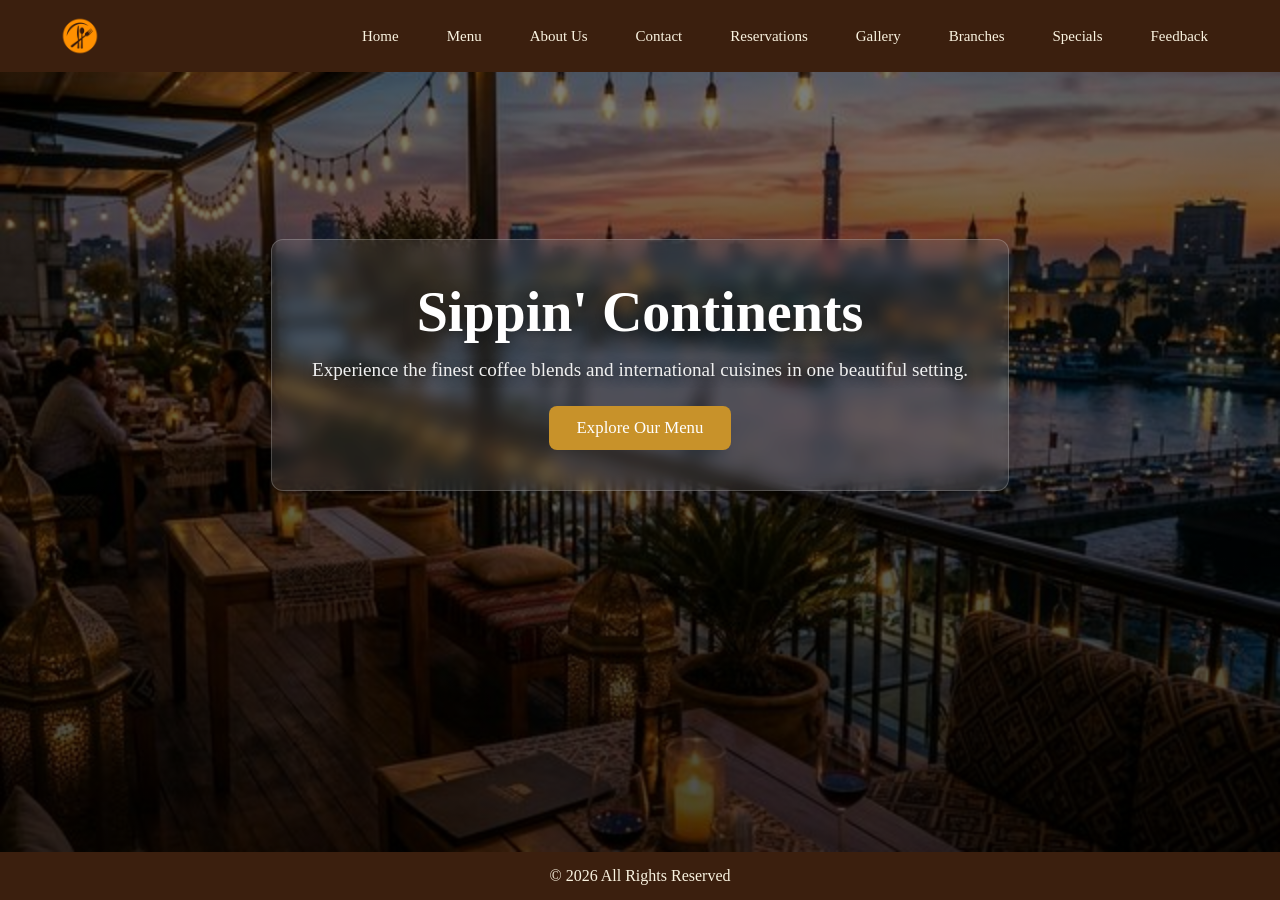
<file: index.html>
<!DOCTYPE html>
<html lang="en">
<head>
    <meta charset="UTF-8">
    <meta name="viewport" content="width=device-width, initial-scale=1.0">
    <title>Sippin' Continents</title>
    <link rel="stylesheet" href="style.css">
    <style>
        body, html { height: 100vh; margin: 0; display: flex; flex-direction: column; overflow: hidden; background-color: #FAF3E0; }
        iframe { flex-grow: 1; border: none; width: 100%; display: block; }
        footer { margin-top: 0; padding: 20px 60px 10px; }
        .footer-grid { margin-bottom: 20px; gap: 30px; }
    </style>
</head>
<body>

    <nav>
        <a href="home.html" target="content_frame" class="logo"><img src="images/logo.png" alt="Sippin' Continents" style="max-height: 40px; vertical-align: middle;"></a>
        <ul>
            <li><a href="home.html" target="content_frame">Home</a></li>
            <li><a href="menu.html" target="content_frame">Menu</a></li>
            <li><a href="about.html" target="content_frame">About Us</a></li>
            <li><a href="contact.html" target="content_frame">Contact</a></li>
            <li><a href="reservation.html" target="content_frame">Reservations</a></li>
            <li><a href="gallery.html" target="content_frame">Gallery</a></li>
            <li><a href="branches.html" target="content_frame">Branches</a></li>
            <li><a href="specials.html" target="content_frame">Specials</a></li>
            <li><a href="feedback.html" target="content_frame">Feedback</a></li>
        </ul>
    </nav>

    <iframe name="content_frame" id="content_frame" src="home.html"></iframe>

    <footer style="text-align: center; padding: 15px; margin-top: 0;">
        <p>&copy; 2026 All Rights Reserved</p>
    </footer>

</body>
</html>
</file>
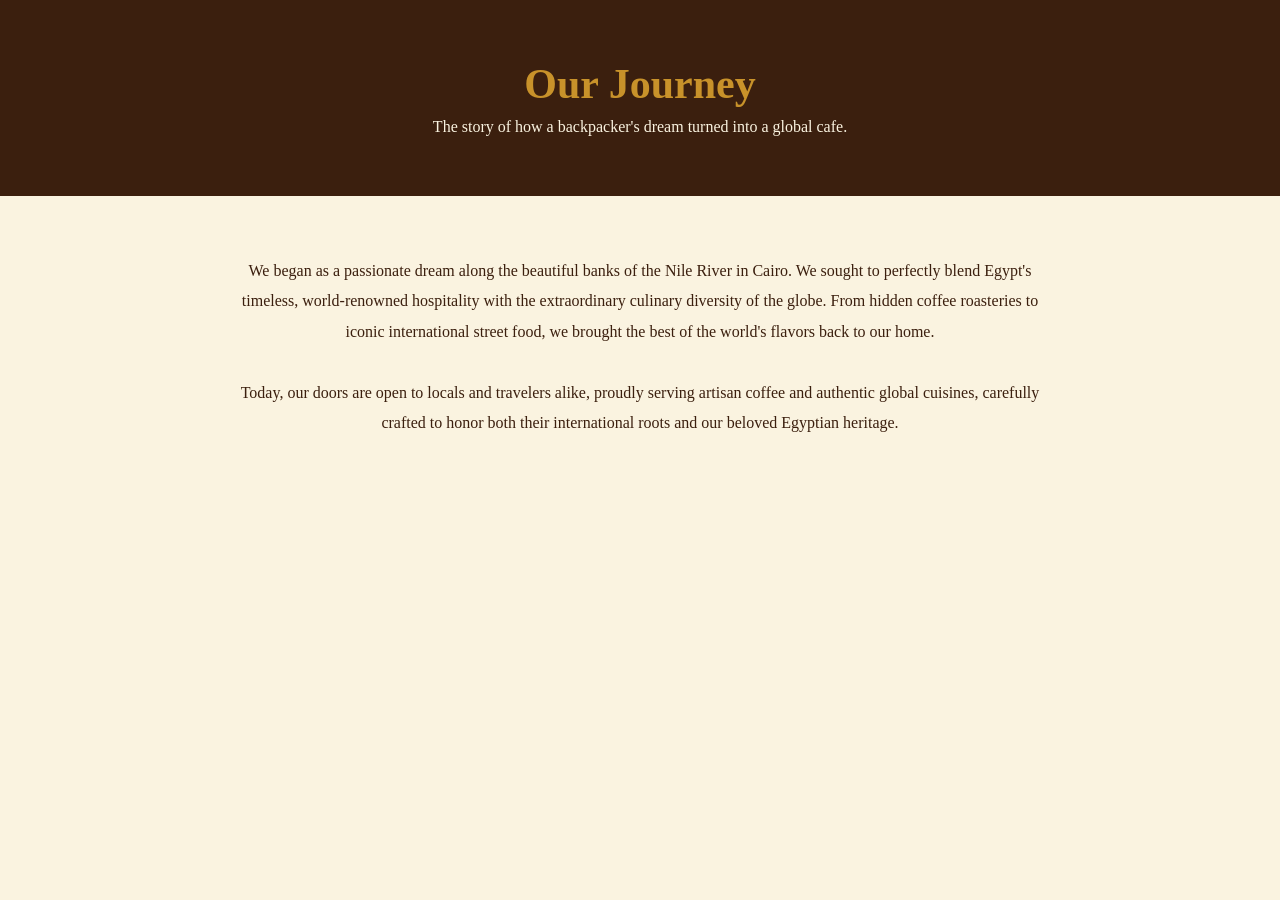
<file: about.html>
<!DOCTYPE html>
<html lang="en">

<head>
    <meta charset="UTF-8">
    <meta name="viewport" content="width=device-width, initial-scale=1.0">
    <title>Sippin' Continents | About Us</title>
    <link rel="stylesheet" href="style.css">
</head>

<body>
    <section class="page-banner">
        <h1>Our Journey</h1>
        <p>The story of how a backpacker's dream turned into a global cafe.</p>
    </section>

    <section class="about-section">
        <p class="about-story">
            We began as a passionate dream along the beautiful banks of the Nile River
            in Cairo. We sought to perfectly blend Egypt's timeless, world-renowned hospitality with the
            extraordinary culinary diversity of the globe. From hidden coffee roasteries to iconic international street
            food, we brought the best of the world's flavors back to our home.
            <br><br>
            Today, our doors are open to locals and travelers alike, proudly serving artisan coffee and authentic global
            cuisines, carefully crafted to honor both their international roots and our beloved Egyptian heritage.
        </p>

    </section>

</body>

</html>
</file>
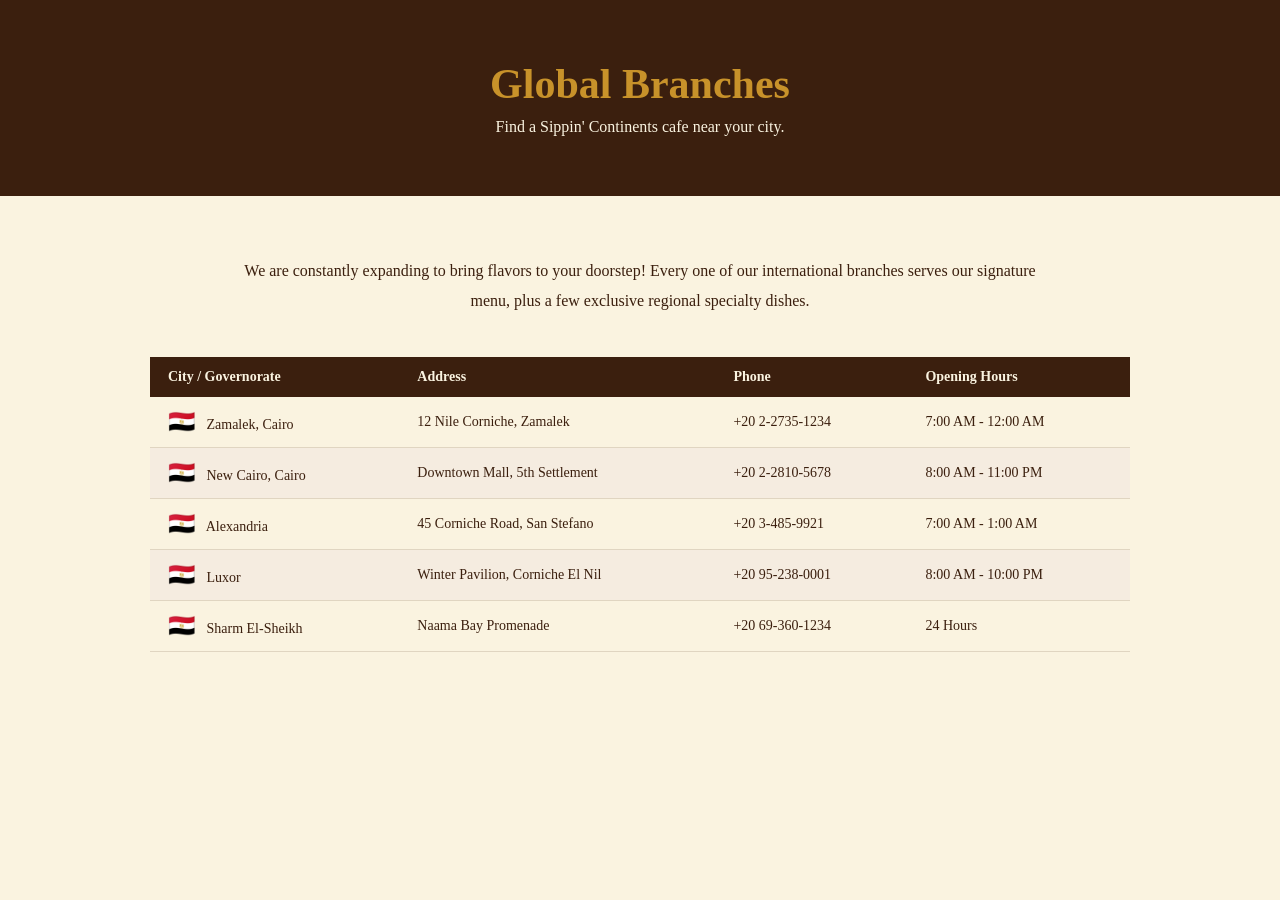
<file: branches.html>
<!DOCTYPE html>
<html lang="en">
<head>
    <meta charset="UTF-8">
    <meta name="viewport" content="width=device-width, initial-scale=1.0">
    <title>Sippin' Continents | Branches</title>
    <link rel="stylesheet" href="style.css">
</head>
<body>
    <section class="page-banner">
        <h1>Global Branches</h1>
        <p>Find a Sippin' Continents cafe near your city.</p>
    </section>

    <section class="branches-section">
        <p class="branch-intro">
            We are constantly expanding to bring flavors to your doorstep! Every one of our international branches serves our signature menu, plus a few exclusive regional specialty dishes.
        </p>

        <table>
            <thead>
                <tr>
                    <th>City / Governorate</th>
                    <th>Address</th>
                    <th>Phone</th>
                    <th>Opening Hours</th>
                </tr>
            </thead>
            <tbody>
                <tr>
                    <td><span class="branch-flag">🇪🇬</span> Zamalek, Cairo</td>
                    <td>12 Nile Corniche, Zamalek</td>
                    <td>+20 2-2735-1234</td>
                    <td>7:00 AM - 12:00 AM</td>
                </tr>
                <tr>
                    <td><span class="branch-flag">🇪🇬</span> New Cairo, Cairo</td>
                    <td>Downtown Mall, 5th Settlement</td>
                    <td>+20 2-2810-5678</td>
                    <td>8:00 AM - 11:00 PM</td>
                </tr>
                <tr>
                    <td><span class="branch-flag">🇪🇬</span> Alexandria</td>
                    <td>45 Corniche Road, San Stefano</td>
                    <td>+20 3-485-9921</td>
                    <td>7:00 AM - 1:00 AM</td>
                </tr>
                <tr>
                    <td><span class="branch-flag">🇪🇬</span> Luxor</td>
                    <td>Winter Pavilion, Corniche El Nil</td>
                    <td>+20 95-238-0001</td>
                    <td>8:00 AM - 10:00 PM</td>
                </tr>
                <tr>
                    <td><span class="branch-flag">🇪🇬</span> Sharm El-Sheikh</td>
                    <td>Naama Bay Promenade</td>
                    <td>+20 69-360-1234</td>
                    <td>24 Hours</td>
                </tr>
            </tbody>
        </table>
    </section>

    </body>
</html>
</file>
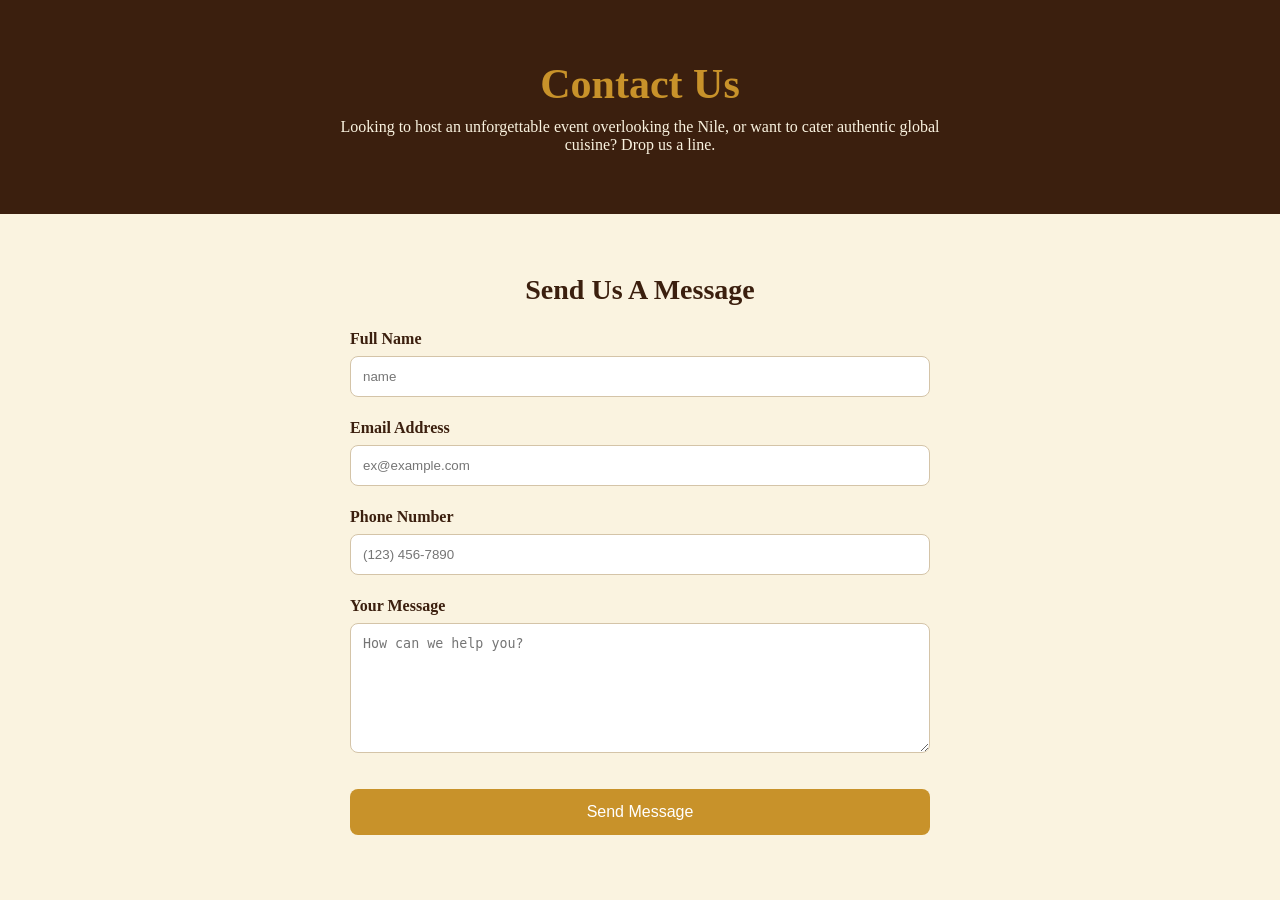
<file: contact.html>
<!DOCTYPE html>
<html lang="en">
<head>
    <meta charset="UTF-8">
    <meta name="viewport" content="width=device-width, initial-scale=1.0">
    <title>Sippin' Continents | Contact</title>
    <link rel="stylesheet" href="style.css">
</head>
<body>
    <section class="page-banner">
        <h1>Contact Us</h1>
        <p>Looking to host an unforgettable event overlooking the Nile, or want to cater authentic global cuisine? Drop us a line.</p>
    </section>

    <section class="form-section">
        <h2>Send Us A Message</h2>
        <form action="#" method="get">
            <div class="form-group">
                <label for="name">Full Name</label>
                <input type="text" id="name" name="name" required placeholder="name">
            </div>

            <div class="form-group">
                <label for="email">Email Address</label>
                <input type="email" id="email" name="email" required placeholder="ex@example.com">
            </div>

            <div class="form-group">
                <label for="phone">Phone Number</label>
                <input type="tel" id="phone" name="phone" placeholder="(123) 456-7890">
            </div>

            <div class="form-group">
                <label for="message">Your Message</label>
                <textarea id="message" name="message" required placeholder="How can we help you?"></textarea>
            </div>

            <button type="submit" class="submit-btn">Send Message</button>
        </form>
    </section>

    </body>
</html>
</file>
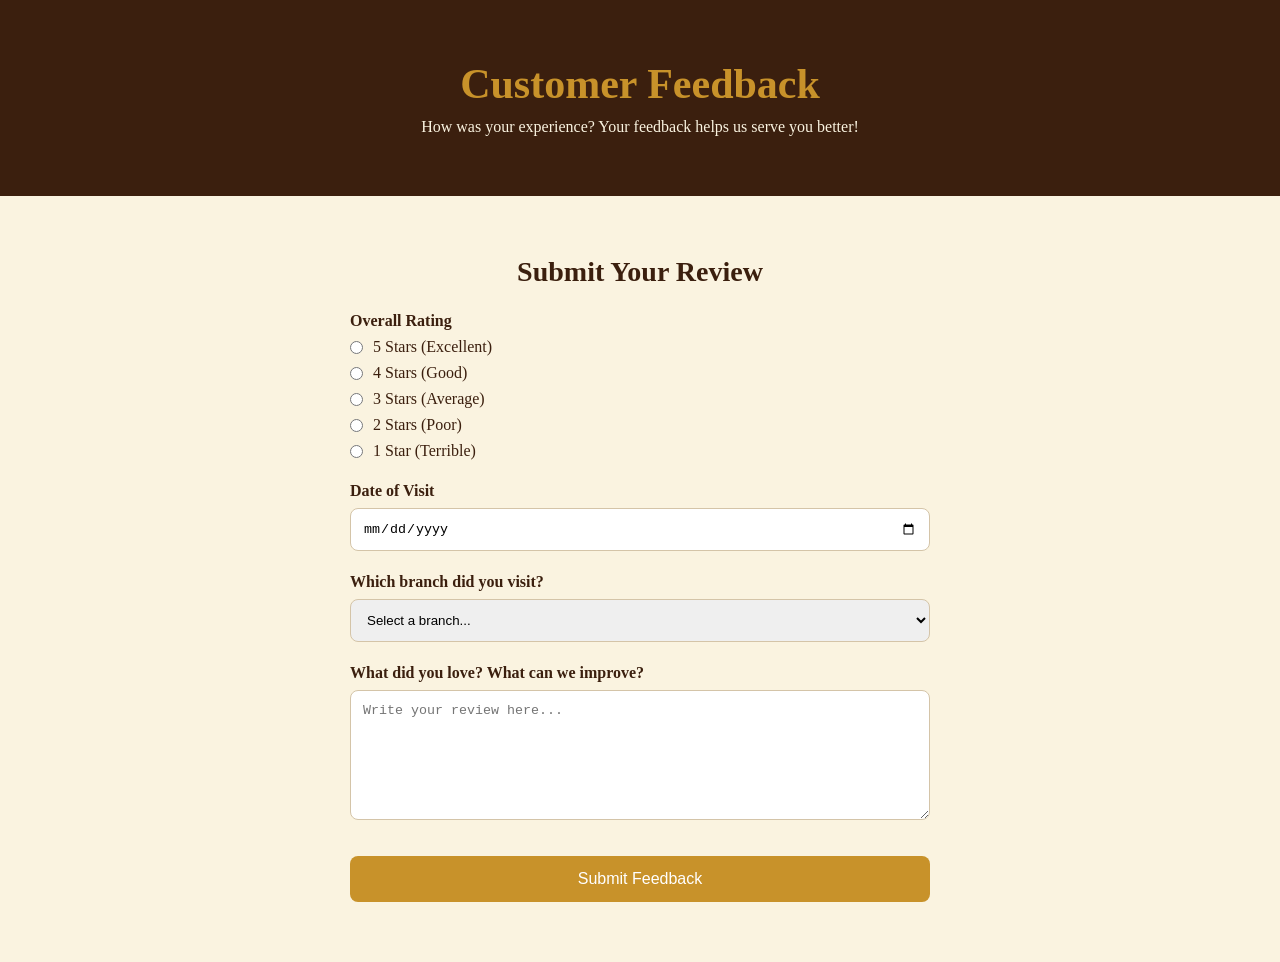
<file: feedback.html>
<!DOCTYPE html>
<html lang="en">
<head>
    <meta charset="UTF-8">
    <meta name="viewport" content="width=device-width, initial-scale=1.0">
    <title>Sippin' Continents | Feedback</title>
    <link rel="stylesheet" href="style.css">
</head>
<body>
    <section class="page-banner">
        <h1>Customer Feedback</h1>
        <p>How was your experience? Your feedback helps us serve you better!</p>
    </section>

    <section class="form-section">
        <h2>Submit Your Review</h2>
        <form action="#" method="get">
            <div class="form-group">
                <label>Overall Rating</label>
                <div class="radio-group">
                    <div><input type="radio" id="star5" name="rating" value="5" required><label for="star5" style="margin:0; font-weight:normal;">5 Stars (Excellent)</label></div>
                    <div><input type="radio" id="star4" name="rating" value="4"><label for="star4" style="margin:0; font-weight:normal;">4 Stars (Good)</label></div>
                    <div><input type="radio" id="star3" name="rating" value="3"><label for="star3" style="margin:0; font-weight:normal;">3 Stars (Average)</label></div>
                    <div><input type="radio" id="star2" name="rating" value="2"><label for="star2" style="margin:0; font-weight:normal;">2 Stars (Poor)</label></div>
                    <div><input type="radio" id="star1" name="rating" value="1"><label for="star1" style="margin:0; font-weight:normal;">1 Star (Terrible)</label></div>
                </div>
            </div>

            <div class="form-group">
                <label for="visit-date">Date of Visit</label>
                <input type="date" id="visit-date" name="visit-date" required>
            </div>

            <div class="form-group">
                <label for="branch">Which branch did you visit?</label>
                <select id="branch" name="branch" required>
                    <option value="" disabled selected>Select a branch...</option>
                    <option value="zamalek">Zamalek, Cairo</option>
                    <option value="newcairo">New Cairo</option>
                    <option value="alexandria">Alexandria</option>
                    <option value="luxor">Luxor</option>
                    <option value="sharm">Sharm El-Sheikh</option>
                </select>
            </div>

            <div class="form-group">
                <label for="comments">What did you love? What can we improve?</label>
                <textarea id="comments" name="comments" required placeholder="Write your review here..."></textarea>
            </div>

            <button type="submit" class="submit-btn">Submit Feedback</button>
        </form>
    </section>

    </body>
</html>
</file>
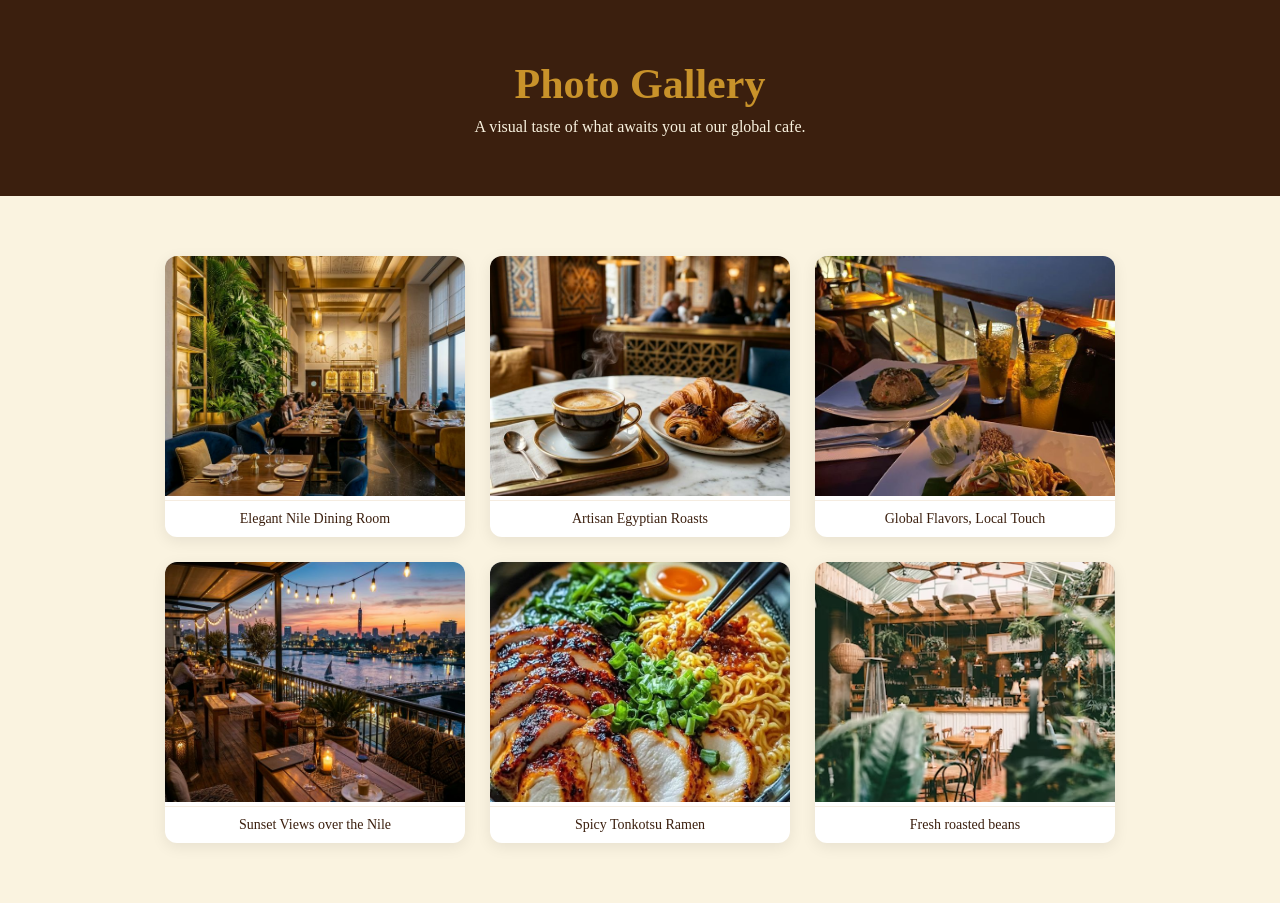
<file: gallery.html>
<!DOCTYPE html>
<html lang="en">

<head>
    <meta charset="UTF-8">
    <meta name="viewport" content="width=device-width, initial-scale=1.0">
    <title>Sippin' Continents | Photo Gallery</title>
    <link rel="stylesheet" href="style.css">
</head>

<body>
    <section class="page-banner">
        <h1>Photo Gallery</h1>
        <p>A visual taste of what awaits you at our global cafe.</p>
    </section>

    <section class="gallery-section">
        <div class="gallery-grid">
            <div class="gallery-item">
                <img src="images/interior.png" alt="Cafe Interior">
                <div class="gallery-caption">Elegant Nile Dining Room</div>
            </div>
            <div class="gallery-item">
                <img src="images/coffee.png" alt="Premium Coffee">
                <div class="gallery-caption">Artisan Egyptian Roasts</div>
            </div>
            <div class="gallery-item">
                <img src="images/cuisine.png" alt="Global Cuisine">
                <div class="gallery-caption">Global Flavors, Local Touch</div>
            </div>
            <div class="gallery-item">
                <img src="images/hero.png" alt="Sunset View">
                <div class="gallery-caption">Sunset Views over the Nile</div>
            </div>
            <div class="gallery-item">
                <img src="images/n4.png" alt="Ramen">
                <div class="gallery-caption">Spicy Tonkotsu Ramen</div>
            </div>
            <div class="gallery-item">
                <img src="images/n5.png" alt="Barista pulling espresso">
                <div class="gallery-caption">Fresh roasted beans</div>
            </div>
        </div>
    </section>

</body>

</html>
</file>
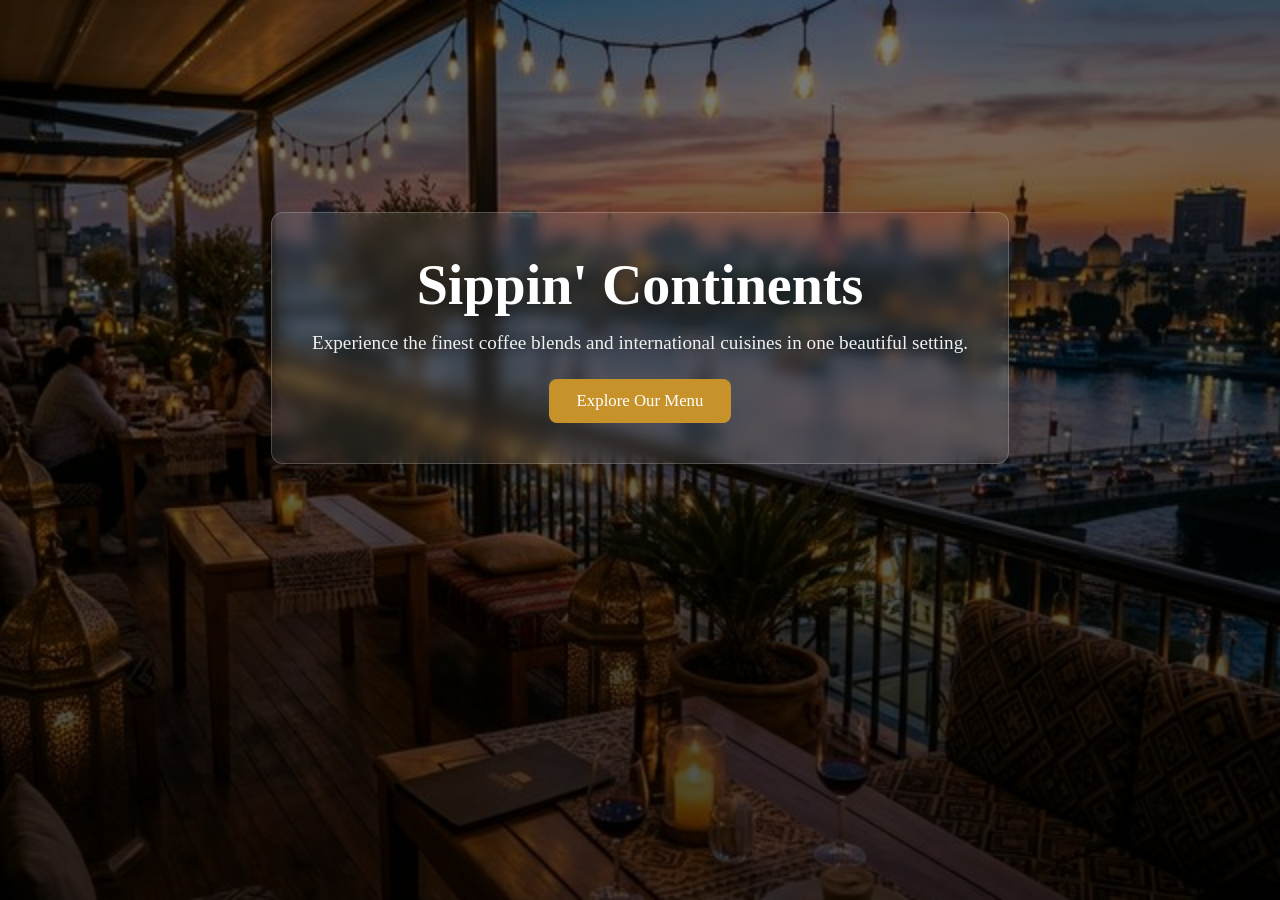
<file: home.html>
<!DOCTYPE html>
<html lang="en">

<head>
    <meta charset="UTF-8">
    <meta name="viewport" content="width=device-width, initial-scale=1.0">
    <title>Sippin' Continents | Home</title>
    <link rel="stylesheet" href="style.css">
</head>

<body class="home-bg"
    style="background-image: linear-gradient(rgba(0,0,0,0.5), rgba(0,0,0,0.7)), url('images/hero.png'); background-size: cover; background-position: center; background-attachment: fixed;">
    <main class="home-main">
        <div class="glass-panel fade-in-up">
            <h1 class="hero-title">Sippin' Continents</h1>
            <p class="hero-subtitle">Experience the finest coffee blends and international cuisines in one beautiful
                setting.</p>
            <a href="menu.html" class="hero-btn">Explore Our Menu</a>
        </div>
    </main>

    </body>

</html>
</file>
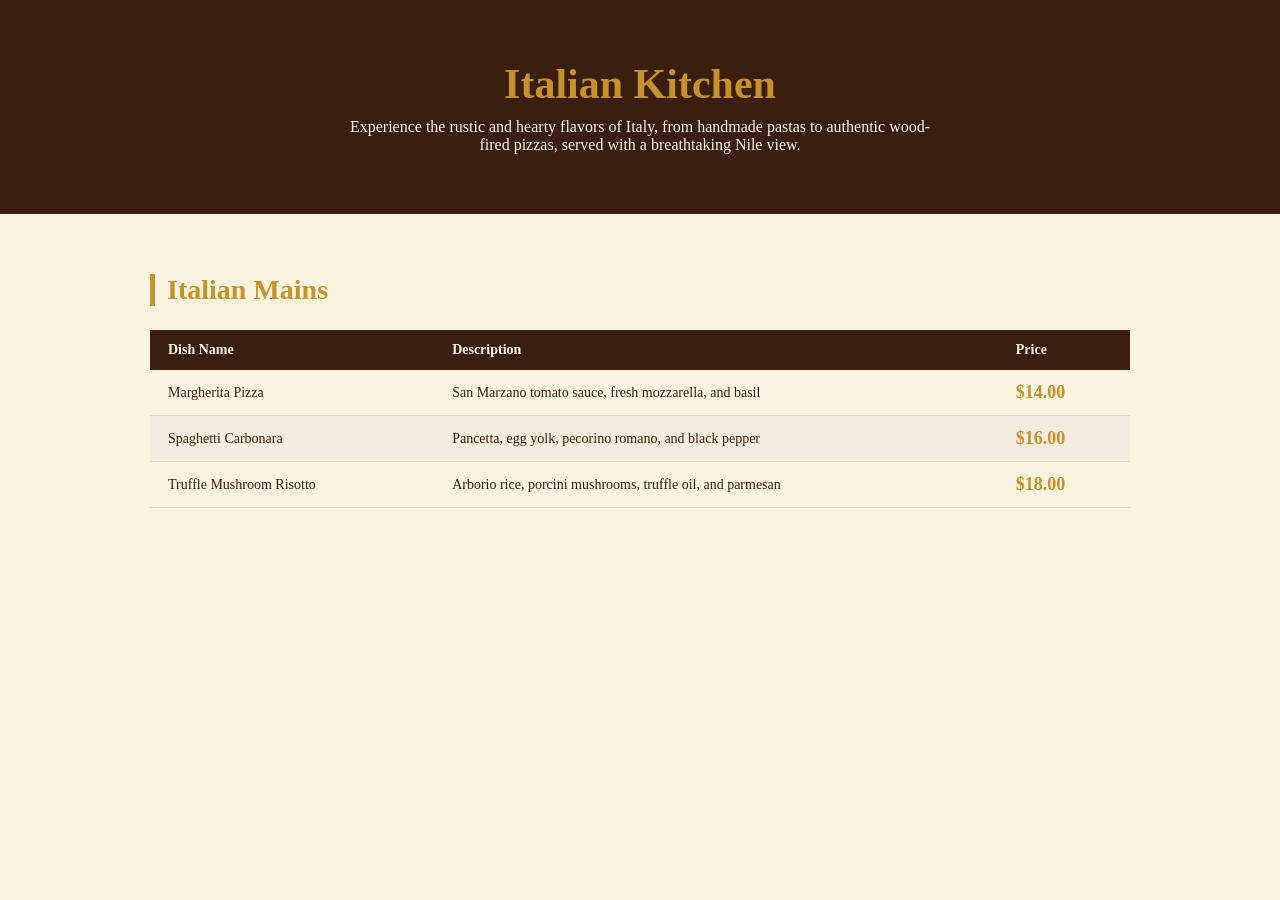
<file: italian.html>
<!DOCTYPE html>
<html lang="en">
<head>
    <meta charset="UTF-8">
    <meta name="viewport" content="width=device-width, initial-scale=1.0">
    <title>Sippin' Continents | Italian Kitchen</title>
    <link rel="stylesheet" href="style.css">
</head>
<body>
    <section class="page-banner">
        <h1>Italian Kitchen</h1>
        <p>Experience the rustic and hearty flavors of Italy, from handmade pastas to authentic wood-fired pizzas, served with a breathtaking Nile view.</p>
    </section>

    <section class="menu-section">
        <h2>Italian Mains</h2>
        
        <table>
            <thead>
                <tr>
                    <th>Dish Name</th>
                    <th>Description</th>
                    <th>Price</th>
                </tr>
            </thead>
            <tbody>
                <tr>
                    <td>Margherita Pizza</td>
                    <td>San Marzano tomato sauce, fresh mozzarella, and basil</td>
                    <td class="price">$14.00</td>
                </tr>
                <tr>
                    <td>Spaghetti Carbonara</td>
                    <td>Pancetta, egg yolk, pecorino romano, and black pepper</td>
                    <td class="price">$16.00</td>
                </tr>
                <tr>
                    <td>Truffle Mushroom Risotto</td>
                    <td>Arborio rice, porcini mushrooms, truffle oil, and parmesan</td>
                    <td class="price">$18.00</td>
                </tr>
            </tbody>
        </table>
    </section>

    </body>
</html>
</file>
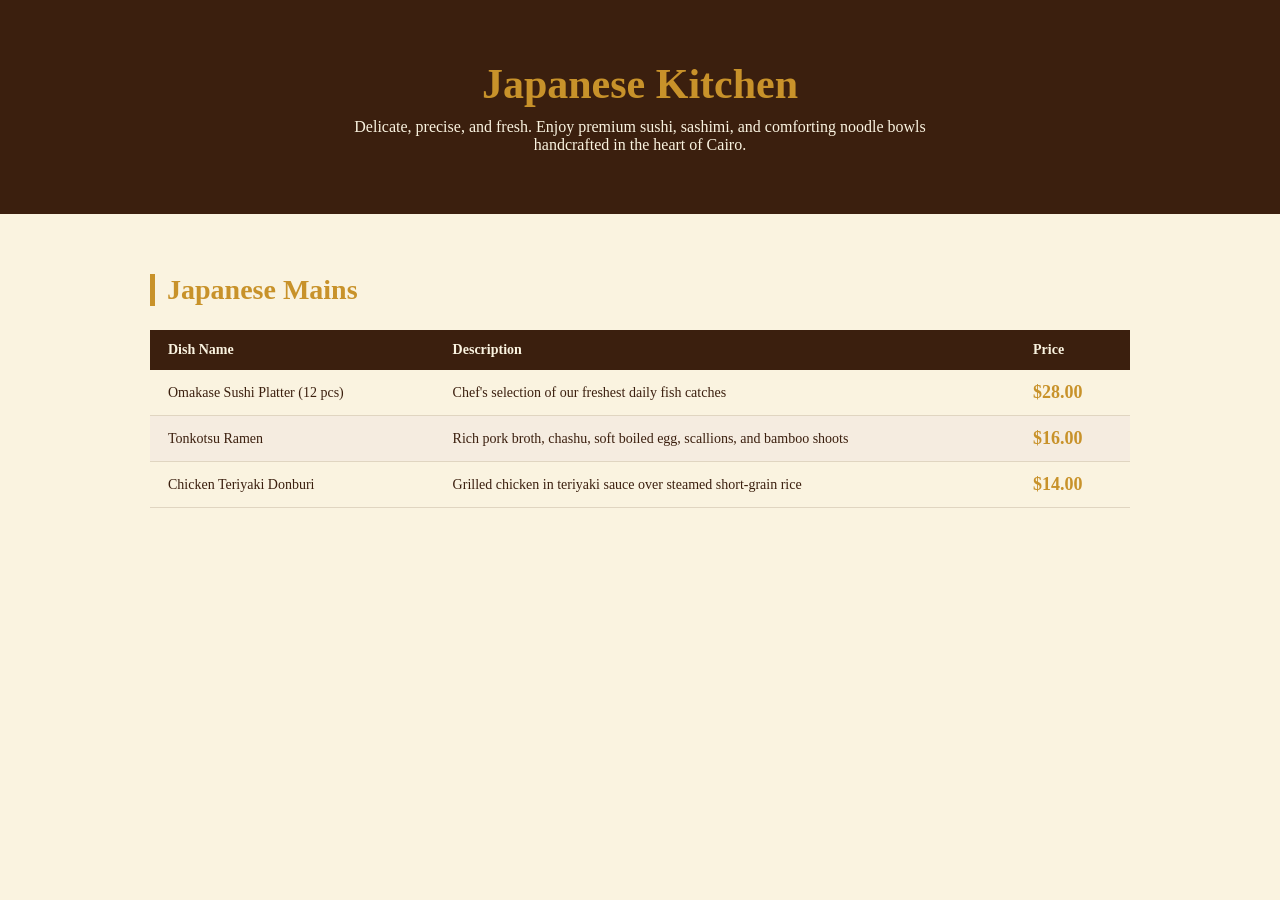
<file: japanese.html>
<!DOCTYPE html>
<html lang="en">
<head>
    <meta charset="UTF-8">
    <meta name="viewport" content="width=device-width, initial-scale=1.0">
    <title>Sippin' Continents | Japanese Kitchen</title>
    <link rel="stylesheet" href="style.css">
</head>
<body>
    <section class="page-banner">
        <h1>Japanese Kitchen</h1>
        <p>Delicate, precise, and fresh. Enjoy premium sushi, sashimi, and comforting noodle bowls handcrafted in the heart of Cairo.</p>
    </section>

    <section class="menu-section">
        <h2>Japanese Mains</h2>
        
        <table>
            <thead>
                <tr>
                    <th>Dish Name</th>
                    <th>Description</th>
                    <th>Price</th>
                </tr>
            </thead>
            <tbody>
                <tr>
                    <td>Omakase Sushi Platter (12 pcs)</td>
                    <td>Chef's selection of our freshest daily fish catches</td>
                    <td class="price">$28.00</td>
                </tr>
                <tr>
                    <td>Tonkotsu Ramen</td>
                    <td>Rich pork broth, chashu, soft boiled egg, scallions, and bamboo shoots</td>
                    <td class="price">$16.00</td>
                </tr>
                <tr>
                    <td>Chicken Teriyaki Donburi</td>
                    <td>Grilled chicken in teriyaki sauce over steamed short-grain rice</td>
                    <td class="price">$14.00</td>
                </tr>
            </tbody>
        </table>
    </section>

    </body>
</html>
</file>
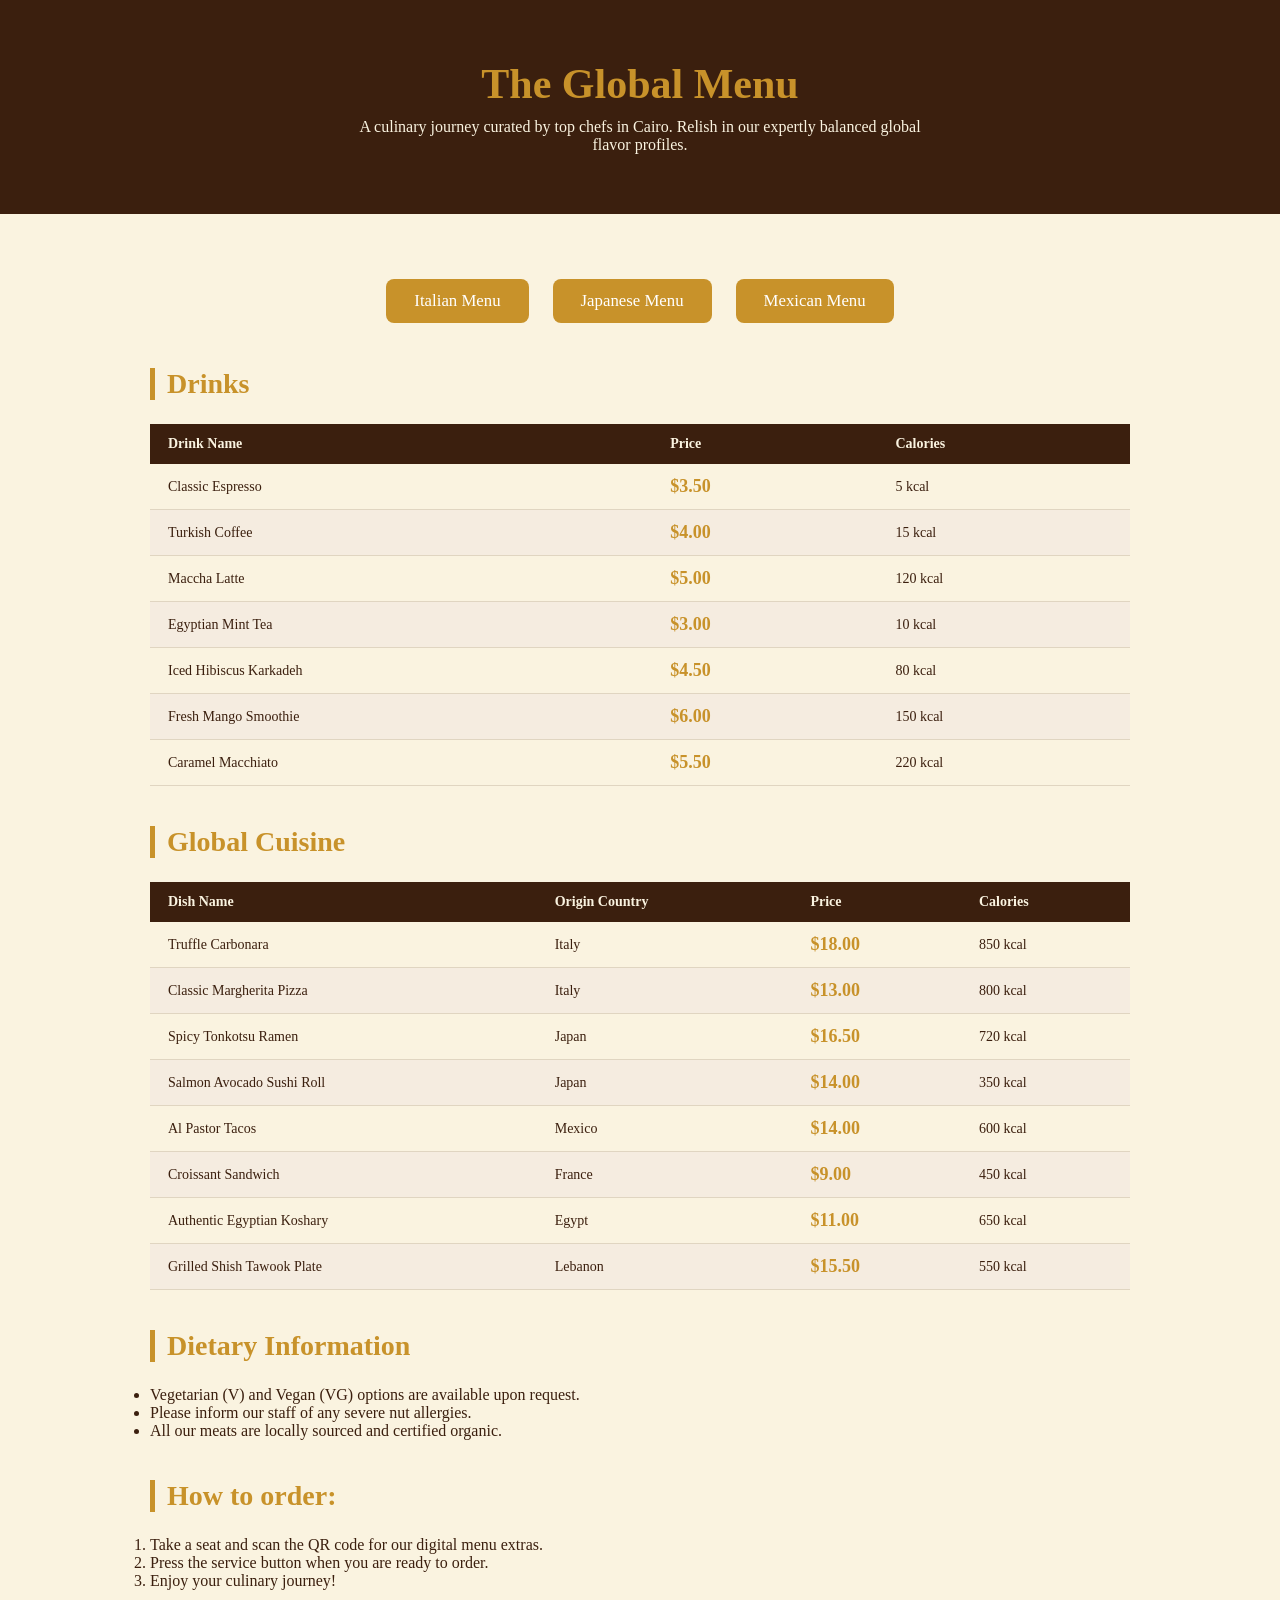
<file: menu.html>
<!DOCTYPE html>
<html lang="en">

<head>
    <meta charset="UTF-8">
    <meta name="viewport" content="width=device-width, initial-scale=1.0">
    <title>Sippin' Continents | Menu</title>
    <link rel="stylesheet" href="style.css">
</head>

<body>
    <section class="page-banner">
        <h1>The Global Menu</h1>
        <p>A culinary journey curated by top chefs in Cairo. Relish in our expertly balanced global flavor profiles.</p>
    </section>

    <section class="menu-section">
        <div style="text-align: center; margin-bottom: 40px;">
            <a href="italian.html" class="hero-btn" style="margin: 5px 10px; display: inline-block;">Italian Menu</a>
            <a href="japanese.html" class="hero-btn" style="margin: 5px 10px; display: inline-block;">Japanese Menu</a>
            <a href="mexican.html" class="hero-btn" style="margin: 5px 10px; display: inline-block;">Mexican Menu</a>
        </div>
        <h2>Drinks</h2>
        <table>
            <thead>
                <tr>
                    <th>Drink Name</th>

                    <th>Price</th>
                    <th>Calories</th>
                </tr>
            </thead>
            <tbody>
                <tr>
                    <td>Classic Espresso</td>

                    <td class="price">$3.50</td>
                    <td>5 kcal</td>
                </tr>
                <tr>
                    <td>Turkish Coffee</td>

                    <td class="price">$4.00</td>
                    <td>15 kcal</td>
                </tr>
                <tr>
                    <td>Maccha Latte</td>

                    <td class="price">$5.00</td>
                    <td>120 kcal</td>
                </tr>
                <tr>
                    <td>Egyptian Mint Tea</td>

                    <td class="price">$3.00</td>
                    <td>10 kcal</td>
                </tr>
                <tr>
                    <td>Iced Hibiscus Karkadeh</td>

                    <td class="price">$4.50</td>
                    <td>80 kcal</td>
                </tr>
                <tr>
                    <td>Fresh Mango Smoothie</td>

                    <td class="price">$6.00</td>
                    <td>150 kcal</td>
                </tr>
                <tr>
                    <td>Caramel Macchiato</td>

                    <td class="price">$5.50</td>
                    <td>220 kcal</td>
                </tr>
            </tbody>
        </table>

        <h2>Global Cuisine</h2>
        <table>
            <thead>
                <tr>
                    <th>Dish Name</th>
                    <th>Origin Country</th>
                    <th>Price</th>
                    <th>Calories</th>
                </tr>
            </thead>
            <tbody>
                <tr>
                    <td>Truffle Carbonara</td>
                    <td>Italy</td>
                    <td class="price">$18.00</td>
                    <td>850 kcal</td>
                </tr>
                <tr>
                    <td>Classic Margherita Pizza</td>
                    <td>Italy</td>
                    <td class="price">$13.00</td>
                    <td>800 kcal</td>
                </tr>
                <tr>
                    <td>Spicy Tonkotsu Ramen</td>
                    <td>Japan</td>
                    <td class="price">$16.50</td>
                    <td>720 kcal</td>
                </tr>
                <tr>
                    <td>Salmon Avocado Sushi Roll</td>
                    <td>Japan</td>
                    <td class="price">$14.00</td>
                    <td>350 kcal</td>
                </tr>
                <tr>
                    <td>Al Pastor Tacos</td>
                    <td>Mexico</td>
                    <td class="price">$14.00</td>
                    <td>600 kcal</td>
                </tr>
                <tr>
                    <td>Croissant Sandwich</td>
                    <td>France</td>
                    <td class="price">$9.00</td>
                    <td>450 kcal</td>
                </tr>
                <tr>
                    <td>Authentic Egyptian Koshary</td>
                    <td>Egypt</td>
                    <td class="price">$11.00</td>
                    <td>650 kcal</td>
                </tr>
                <tr>
                    <td>Grilled Shish Tawook Plate</td>
                    <td>Lebanon</td>
                    <td class="price">$15.50</td>
                    <td>550 kcal</td>
                </tr>
            </tbody>
        </table>

        <h2>Dietary Information</h2>
        <ul>
            <li>Vegetarian (V) and Vegan (VG) options are available upon request.</li>
            <li>Please inform our staff of any severe nut allergies.</li>
            <li>All our meats are locally sourced and certified organic.</li>
        </ul>

        <h2 style="margin-top: 40px;">How to order:</h2>
        <ol>
            <li>Take a seat and scan the QR code for our digital menu extras.</li>
            <li>Press the service button when you are ready to order.</li>
            <li>Enjoy your culinary journey!</li>
        </ol>
    </section>

</body>

</html>
</file>
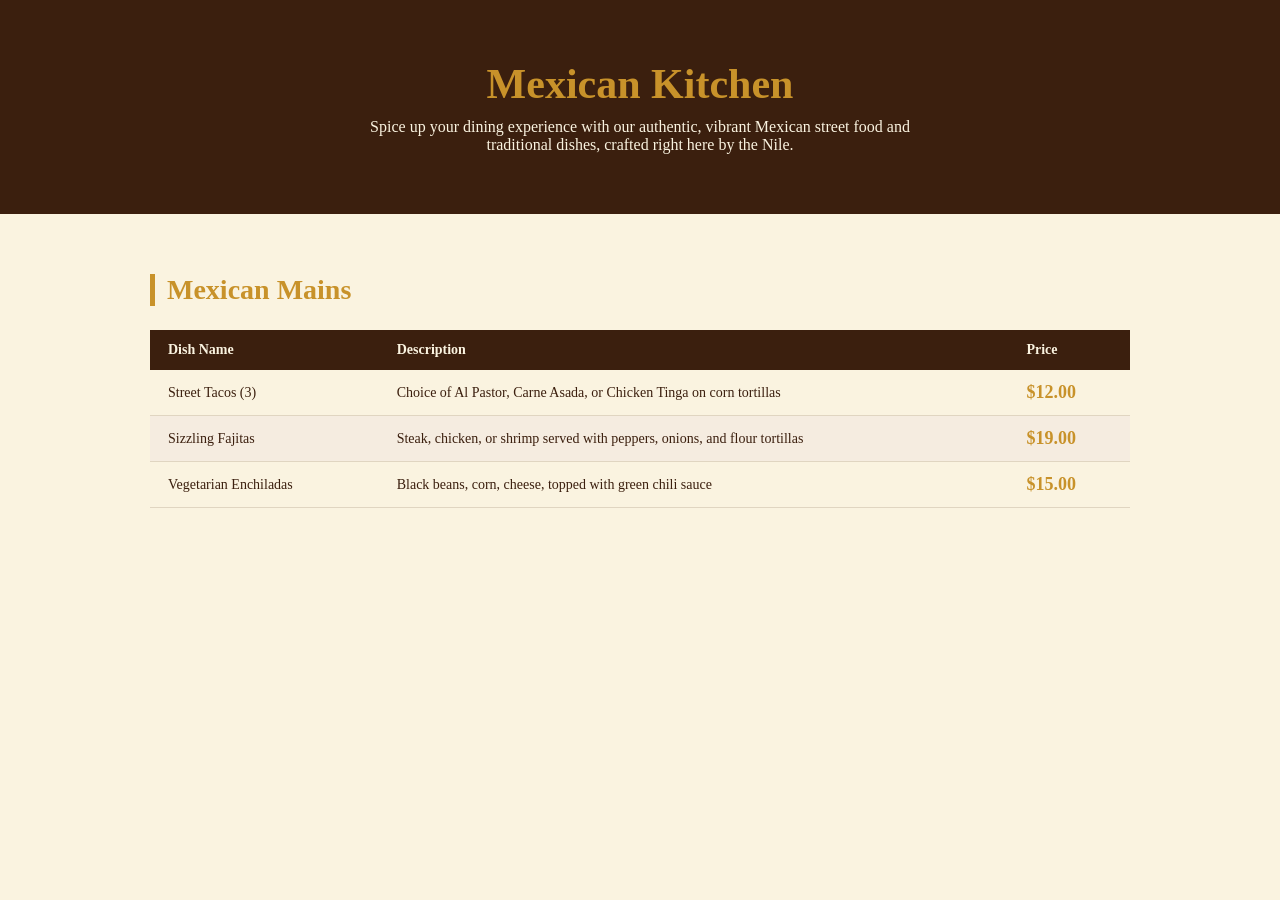
<file: mexican.html>
<!DOCTYPE html>
<html lang="en">
<head>
    <meta charset="UTF-8">
    <meta name="viewport" content="width=device-width, initial-scale=1.0">
    <title>Sippin' Continents | Mexican Kitchen</title>
    <link rel="stylesheet" href="style.css">
</head>
<body>
    <section class="page-banner">
        <h1>Mexican Kitchen</h1>
        <p>Spice up your dining experience with our authentic, vibrant Mexican street food and traditional dishes, crafted right here by the Nile.</p>
    </section>

    <section class="menu-section">
        <h2>Mexican Mains</h2>
        
        <table>
            <thead>
                <tr>
                    <th>Dish Name</th>
                    <th>Description</th>
                    <th>Price</th>
                </tr>
            </thead>
            <tbody>
                <tr>
                    <td>Street Tacos (3)</td>
                    <td>Choice of Al Pastor, Carne Asada, or Chicken Tinga on corn tortillas</td>
                    <td class="price">$12.00</td>
                </tr>
                <tr>
                    <td>Sizzling Fajitas</td>
                    <td>Steak, chicken, or shrimp served with peppers, onions, and flour tortillas</td>
                    <td class="price">$19.00</td>
                </tr>
                <tr>
                    <td>Vegetarian Enchiladas</td>
                    <td>Black beans, corn, cheese, topped with green chili sauce</td>
                    <td class="price">$15.00</td>
                </tr>
            </tbody>
        </table>
    </section>

    </body>
</html>
</file>
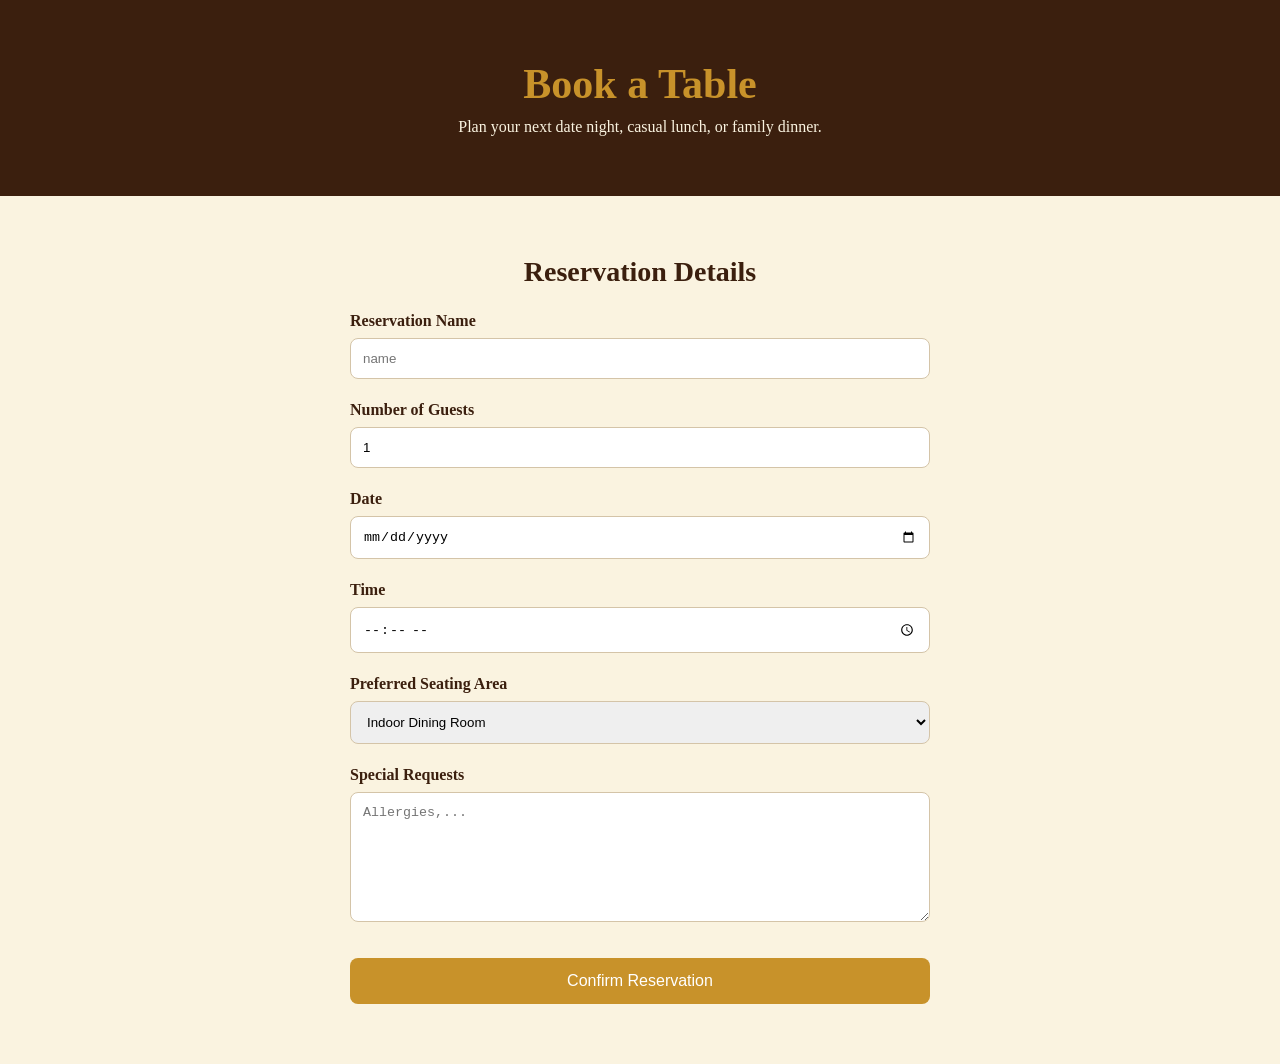
<file: reservation.html>
<!DOCTYPE html>
<html lang="en">

<head>
    <meta charset="UTF-8">
    <meta name="viewport" content="width=device-width, initial-scale=1.0">
    <title>Sippin' Continents | Reservations</title>
    <link rel="stylesheet" href="style.css">
</head>

<body>
    <section class="page-banner">
        <h1>Book a Table</h1>
        <p>Plan your next date night, casual lunch, or family dinner.</p>
    </section>

    <section class="form-section">
        <h2>Reservation Details</h2>
        <form action="#" method="get">
            <div class="form-group">
                <label for="res-name">Reservation Name</label>
                <input type="text" id="res-name" name="res-name" required placeholder="name">
            </div>

            <div class="form-group">
                <label for="guests">Number of Guests</label>
                <input type="number" id="guests" name="guests" min="1" max="20" required value="1">
            </div>

            <div class="form-group">
                <label for="date">Date</label>
                <input type="date" id="date" name="date" required>
            </div>

            <div class="form-group">
                <label for="time">Time</label>
                <input type="time" id="time" name="time" min="07:00" max="22:00" required>
            </div>

            <div class="form-group">
                <label for="seating">Preferred Seating Area</label>
                <select id="seating" name="seating">
                    <option value="indoor">Indoor Dining Room</option>
                    <option value="patio">Outdoor Patio</option>
                    <option value="bar">Coffee Bar</option>
                    <option value="any">Any Available</option>
                </select>
            </div>

            <div class="form-group">
                <label for="special-requests">Special Requests</label>
                <textarea id="special-requests" name="special-requests" placeholder="Allergies,..."></textarea>
            </div>

            <button type="submit" class="submit-btn">Confirm Reservation</button>
        </form>
    </section>

    </body>

</html>
</file>
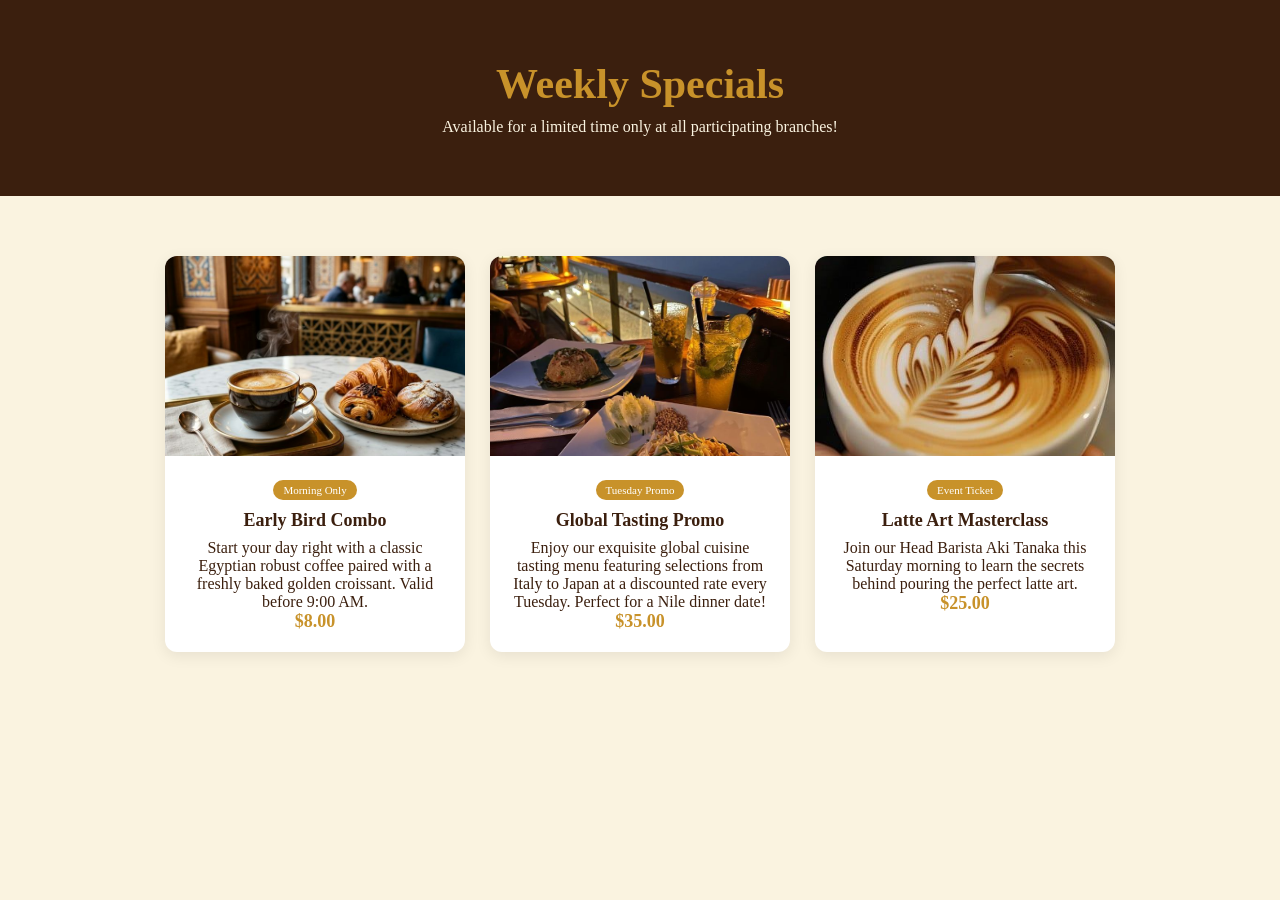
<file: specials.html>
<!DOCTYPE html>
<html lang="en">

<head>
    <meta charset="UTF-8">
    <meta name="viewport" content="width=device-width, initial-scale=1.0">
    <title>Sippin' Continents | Specials</title>
    <link rel="stylesheet" href="style.css">
</head>

<body>
    <section class="page-banner">
        <h1>Weekly Specials</h1>
        <p>Available for a limited time only at all participating branches!</p>
    </section>

    <section class="specials-section">
        <div class="specials-grid">
            <div class="special-card">
                <img src="images/coffee.png" alt="Morning Combo">
                <div class="special-card-body">
                    <span class="badge">Morning Only</span>
                    <h3>Early Bird Combo</h3>
                    <p>Start your day right with a classic Egyptian robust coffee paired with a freshly baked golden
                        croissant. Valid before 9:00 AM.</p>
                    <div class="special-price">$8.00</div>
                </div>
            </div>

            <div class="special-card">
                <img src="images/cuisine.png" alt="Global Tasting">
                <div class="special-card-body">
                    <span class="badge">Tuesday Promo</span>
                    <h3>Global Tasting Promo</h3>
                    <p>Enjoy our exquisite global cuisine tasting menu featuring selections from Italy to Japan at a
                        discounted rate every Tuesday. Perfect for a Nile dinner date!</p>
                    <div class="special-price">$35.00</div>
                </div>
            </div>

            <div class="special-card">
                <img src="images/latte.png" alt="Latte Art Event">
                <div class="special-card-body">
                    <span class="badge">Event Ticket</span>
                    <h3>Latte Art Masterclass</h3>
                    <p>Join our Head Barista Aki Tanaka this Saturday morning to learn the secrets behind pouring the
                        perfect latte art.</p>
                    <div class="special-price">$25.00</div>
                </div>
            </div>
        </div>
    </section>

</body>

</html>
</file>
<file: style.css>
* { 
    margin: 0; 
    padding: 0; 
    box-sizing: border-box; 
}

body { 
    font-family: 'Georgia', serif; 
    background-color: #FAF3E0; 
    color: #3B1F0E; 
}

/* --- Navigation & Header --- */
nav { 
    background: #3B1F0E; 
    display: flex; 
    justify-content: space-between; 
    align-items: center; 
    padding: 16px 60px; 
}

nav .logo { 
    color: #C8922A; 
    font-size: 24px; 
    font-weight: bold; 
    text-decoration: none; 
}

nav ul { 
    list-style: none; 
    display: flex; 
    gap: 24px; 
    flex-wrap: wrap; 
}

nav ul li a { 
    color: #FAF3E0; 
    text-decoration: none; 
    font-size: 15px; 
    padding: 6px 12px; 
    border-radius: 4px; 
    transition: 0.3s; 
}

nav ul li a:hover { 
    background: #C8922A; 
    color: #3B1F0E; 
}

/* --- Page Headers --- */
.page-banner { 
    background: #3B1F0E; 
    padding: 60px 20px; 
    text-align: center; 
}

.page-banner h1 { 
    color: #C8922A; 
    font-size: 42px; 
    margin-bottom: 10px; 
}

.page-banner p { 
    color: #FAF3E0; 
    font-size: 16px; 
    max-width: 600px; 
    margin: auto; 
}

/* --- Shared Page Sections --- */
.menu-section, .about-section, .form-section, .gallery-section, .branches-section, .specials-section, .frame-section, .home-section { 
    padding: 60px; 
    max-width: 1100px; 
    margin: auto; 
}

.form-section { 
    max-width: 700px; 
}

.frame-section { 
    text-align: center; 
}

.home-section { 
    max-width: 1200px; 
    text-align: center; 
}

/* Section Headings */
.menu-section h2, .form-section h2, .frame-section h2, .home-section h2 { 
    font-size: 28px; 
    color: #3B1F0E; 
    margin-bottom: 24px; 
}

.menu-section h2 { 
    color: #C8922A; 
    border-left: 5px solid #C8922A; 
    padding-left: 12px; 
}

.form-section h2 { 
    text-align: center; 
}

/* --- Grids & Cards --- */
.team-grid, .gallery-grid, .specials-grid, .features-grid { 
    display: flex; 
    flex-wrap: wrap;
    gap: 25px; 
    justify-content: center; 
}

.team-card, .gallery-item, .special-card, .feature-box { 
    width: 300px;
    background: white; 
    border-radius: 12px; 
    overflow: hidden; 
    box-shadow: 0 4px 15px rgba(0,0,0,0.08); 
    transition: 0.3s; 
}

.team-card:hover, .gallery-item:hover, .special-card:hover { 
    transform: translateY(-5px); 
}

.team-card img, .gallery-item img, .special-card img, .feature-box img { 
    width: 100%; 
    object-fit: cover; 
}

.gallery-item img { 
    height: 240px; 
}

.special-card img, .feature-box img { 
    height: 200px; 
}

.team-card img { 
    width: 90px; 
    height: 90px; 
    border-radius: 50%; 
    border: 3px solid #C8922A; 
    margin: 20px auto 10px; 
    display: block; 
}

.team-card, .special-card-body, .feature-box { 
    padding: 20px; 
    text-align: center; 
}

.team-card h3, .special-card-body h3, .feature-box h3 { 
    color: #3B1F0E; 
    margin-bottom: 8px; 
    font-size: 18px; 
}

.feature-box h3 { 
    color: #C8922A; 
    font-size: 20px; 
}

.gallery-caption { 
    text-align: center; 
    padding: 10px; 
    font-size: 14px; 
    border-top: 1px solid #f5ece0; 
}

.badge { 
    display: inline-block; 
    background: #C8922A; 
    color: white; 
    font-size: 11px; 
    padding: 4px 10px; 
    border-radius: 20px; 
    margin-bottom: 10px; 
}

.special-price, .price { 
    color: #C8922A; 
    font-weight: bold; 
    font-size: 18px; 
}

/* --- Tables --- */
table { 
    width: 100%; 
    border-collapse: collapse; 
    margin-bottom: 40px; 
}

thead { 
    background: #3B1F0E; 
    color: #FAF3E0; 
}

th, td { 
    padding: 12px 18px; 
    text-align: left; 
    font-size: 14px; 
}

tbody tr { 
    border-bottom: 1px solid #e0d5c1; 
}

tbody tr:nth-child(even) { 
    background: #f5ece0; 
}

tbody tr:hover { 
    background: #eedfc8; 
}

/* --- Typography & Intro --- */
.about-story, .branch-intro { 
    font-size: 16px; 
    line-height: 1.9; 
    margin: 0 auto 40px; 
    max-width: 800px; 
    text-align: center; 
}

.branch-flag { 
    font-size: 22px; 
    margin-right: 8px; 
}

/* --- Forms --- */
.form-group { 
    margin-bottom: 22px; 
    text-align: left; 
}

.form-group label { 
    display: block; 
    font-weight: bold; 
    margin-bottom: 8px; 
}

.form-group input, .form-group select, .form-group textarea { 
    width: 100%; 
    padding: 12px; 
    border: 1.5px solid #d4c4a8; 
    border-radius: 8px; 
    transition: 0.3s; 
}

.form-group input:focus, .form-group select:focus, .form-group textarea:focus { 
    border-color: #C8922A; 
}

.form-group textarea { 
    height: 130px; 
}

.submit-btn { 
    background: #C8922A; 
    color: white; 
    border: none; 
    padding: 14px; 
    width: 100%; 
    border-radius: 8px; 
    cursor: pointer; 
    transition: 0.3s; 
    font-size: 16px; 
    margin-top: 10px; 
}

.submit-btn:hover { 
    background: #3B1F0E; 
}

.checkbox-group, .radio-group div { 
    display: flex; 
    align-items: center; 
    gap: 10px; 
}

.checkbox-group input, .radio-group input { 
    width: auto; 
}

.radio-group { 
    display: flex; 
    flex-direction: column; 
    gap: 8px; 
}

/* --- Map --- */
.map-wrapper { 
    border-radius: 16px; 
    overflow: hidden; 
    border: 4px solid #C8922A; 
    max-width: 900px; 
    margin: auto; 
    box-shadow: 0 8px 30px rgba(0,0,0,0.12); 
}

.map-wrapper iframe { 
    width: 100%; 
    height: 420px; 
    border: none; 
}

/* --- Footer --- */
footer { 
    background: #3B1F0E; 
    color: #FAF3E0; 
    padding: 50px 60px 24px; 
    margin-top: 60px; 
}

.footer-bottom { 
    border-top: 1px solid rgba(255,255,255,0.1); 
    padding-top: 20px; 
    text-align: center; 
    font-size: 13px; 
    opacity: 0.6; 
}

/* --- Home Banner Elements --- */
.home-bg { 
    color: #fff; 
}

.home-main { 
    display: flex; 
    justify-content: center; 
    align-items: center; 
    min-height: 75vh; 
}

.glass-panel { 
    background: rgba(255, 255, 255, 0.1); 
    backdrop-filter: blur(8px); 
    border: 1px solid rgba(255,255,255,0.2); 
    border-radius: 12px; 
    padding: 40px; 
}

.fade-in-up { 
    text-align: center; 
    max-width: 800px; 
    animation: fadeInUp 1.2s ease-out forwards; 
    opacity: 0; 
    transform: translateY(30px); 
}

.hero-title { 
    color: #fff !important; 
    font-size: 3.5rem !important; 
    text-shadow: 0 4px 15px rgba(0,0,0,0.5); 
    margin-bottom: 15px; 
}

.hero-subtitle { 
    color: #f0f0f0 !important; 
    font-size: 1.2rem !important; 
    text-shadow: 0 2px 10px rgba(0,0,0,0.5); 
    margin-bottom: 25px; 
}

.hero-btn { 
    display: inline-block; 
    padding: 12px 28px; 
    background: #C8922A; 
    color: #ffffff; 
    text-decoration: none; 
    font-size: 1.05rem; 
    border-radius: 8px; 
    transition: 0.2s; 
}

.hero-btn:hover { 
    background: #3B1F0E; 
    transform: translateY(-3px); 
}

@keyframes fadeInUp { 
    to { opacity: 1; transform: translateY(0); } 
}
</file>
